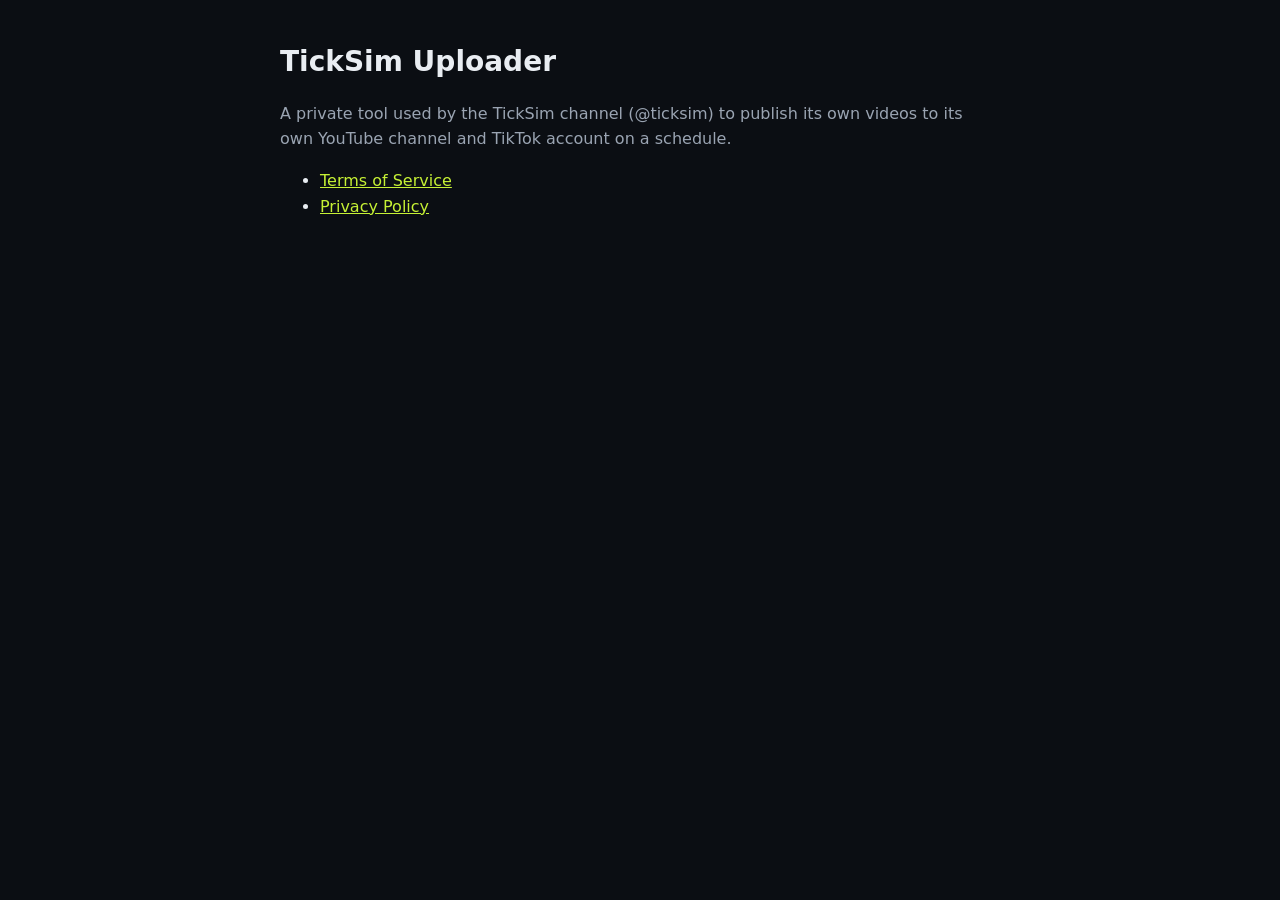
<file: index.html>
<!doctype html><html lang="en"><head><meta charset="utf-8"><meta name="viewport" content="width=device-width,initial-scale=1"><title>TickSim Uploader</title><link rel="stylesheet" href="style.css"></head>
<body><main><h1>TickSim Uploader</h1><p class="muted">A private tool used by the TickSim channel (@ticksim) to publish its own videos to its own YouTube channel and TikTok account on a schedule.</p>
<ul><li><a href="terms.html">Terms of Service</a></li><li><a href="privacy.html">Privacy Policy</a></li></ul></main></body></html>
</file>
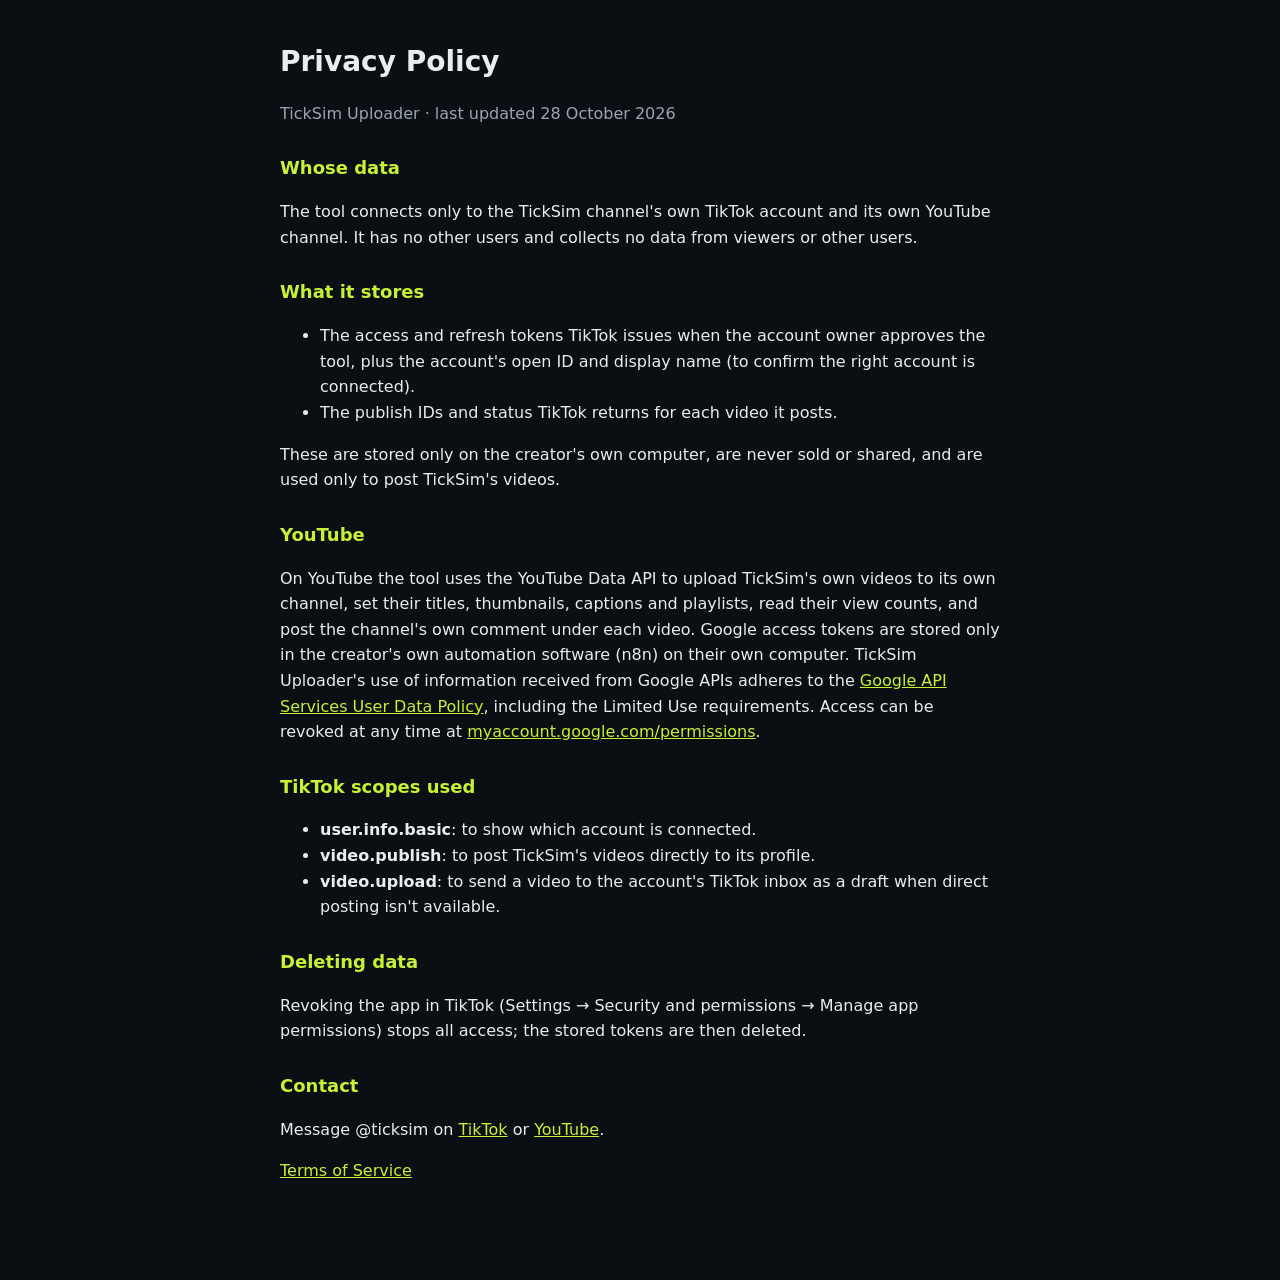
<file: privacy.html>
<!doctype html><html lang="en"><head><meta charset="utf-8"><meta name="viewport" content="width=device-width,initial-scale=1"><title>Privacy Policy · TickSim Uploader</title><link rel="stylesheet" href="style.css"></head>
<body><main><h1>Privacy Policy</h1><p class="muted">TickSim Uploader · last updated 28 October 2026</p>
<h2>Whose data</h2><p>The tool connects only to the TickSim channel's own TikTok account and its own YouTube channel. It has no other users and collects no data from viewers or other users.</p>
<h2>What it stores</h2><ul><li>The access and refresh tokens TikTok issues when the account owner approves the tool, plus the account's open ID and display name (to confirm the right account is connected).</li><li>The publish IDs and status TikTok returns for each video it posts.</li></ul><p>These are stored only on the creator's own computer, are never sold or shared, and are used only to post TickSim's videos.</p>
<h2>YouTube</h2><p>On YouTube the tool uses the YouTube Data API to upload TickSim's own videos to its own channel, set their titles, thumbnails, captions and playlists, read their view counts, and post the channel's own comment under each video. Google access tokens are stored only in the creator's own automation software (n8n) on their own computer. TickSim Uploader's use of information received from Google APIs adheres to the <a href="https://developers.google.com/terms/api-services-user-data-policy">Google API Services User Data Policy</a>, including the Limited Use requirements. Access can be revoked at any time at <a href="https://myaccount.google.com/permissions">myaccount.google.com/permissions</a>.</p>
<h2>TikTok scopes used</h2><ul><li><b>user.info.basic</b>: to show which account is connected.</li><li><b>video.publish</b>: to post TickSim's videos directly to its profile.</li><li><b>video.upload</b>: to send a video to the account's TikTok inbox as a draft when direct posting isn't available.</li></ul>
<h2>Deleting data</h2><p>Revoking the app in TikTok (Settings → Security and permissions → Manage app permissions) stops all access; the stored tokens are then deleted.</p>
<h2>Contact</h2><p>Message @ticksim on <a href="https://www.tiktok.com/@ticksim">TikTok</a> or <a href="https://www.youtube.com/@ticksim">YouTube</a>.</p>
<p><a href="terms.html">Terms of Service</a></p></main></body></html>
</file>
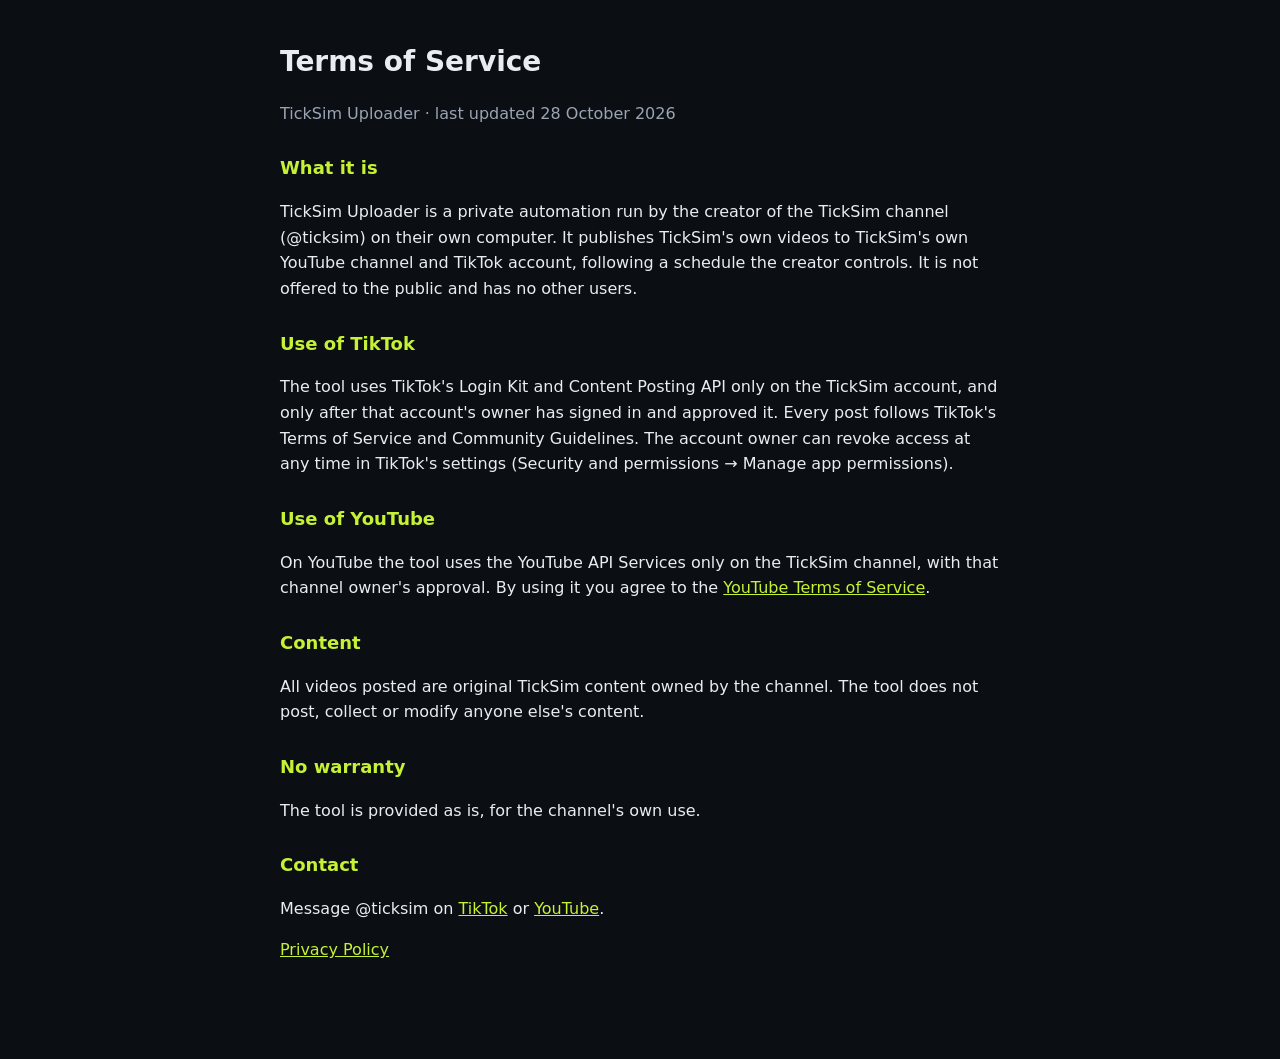
<file: terms.html>
<!doctype html><html lang="en"><head><meta charset="utf-8"><meta name="viewport" content="width=device-width,initial-scale=1"><title>Terms of Service · TickSim Uploader</title><link rel="stylesheet" href="style.css"></head>
<body><main><h1>Terms of Service</h1><p class="muted">TickSim Uploader · last updated 28 October 2026</p>
<h2>What it is</h2><p>TickSim Uploader is a private automation run by the creator of the TickSim channel (@ticksim) on their own computer. It publishes TickSim's own videos to TickSim's own YouTube channel and TikTok account, following a schedule the creator controls. It is not offered to the public and has no other users.</p>
<h2>Use of TikTok</h2><p>The tool uses TikTok's Login Kit and Content Posting API only on the TickSim account, and only after that account's owner has signed in and approved it. Every post follows TikTok's Terms of Service and Community Guidelines. The account owner can revoke access at any time in TikTok's settings (Security and permissions → Manage app permissions).</p>
<h2>Use of YouTube</h2><p>On YouTube the tool uses the YouTube API Services only on the TickSim channel, with that channel owner's approval. By using it you agree to the <a href="https://www.youtube.com/t/terms">YouTube Terms of Service</a>.</p>
<h2>Content</h2><p>All videos posted are original TickSim content owned by the channel. The tool does not post, collect or modify anyone else's content.</p>
<h2>No warranty</h2><p>The tool is provided as is, for the channel's own use.</p>
<h2>Contact</h2><p>Message @ticksim on <a href="https://www.tiktok.com/@ticksim">TikTok</a> or <a href="https://www.youtube.com/@ticksim">YouTube</a>.</p>
<p><a href="privacy.html">Privacy Policy</a></p></main></body></html>
</file>
<file: style.css>
:root{--bg:#0b0e13;--fg:#e9edf2;--muted:#9aa4b2;--accent:#c6f135}
body{background:var(--bg);color:var(--fg);font:16px/1.6 system-ui,-apple-system,Segoe UI,sans-serif;margin:0}
main{max-width:720px;margin:0 auto;padding:40px 16px 80px}
h1{font-size:28px;margin:0 0 4px}h2{font-size:18px;margin:28px 0 6px;color:var(--accent)}
p,li{color:var(--fg)}.muted{color:var(--muted)}a{color:var(--accent)}
</file>
